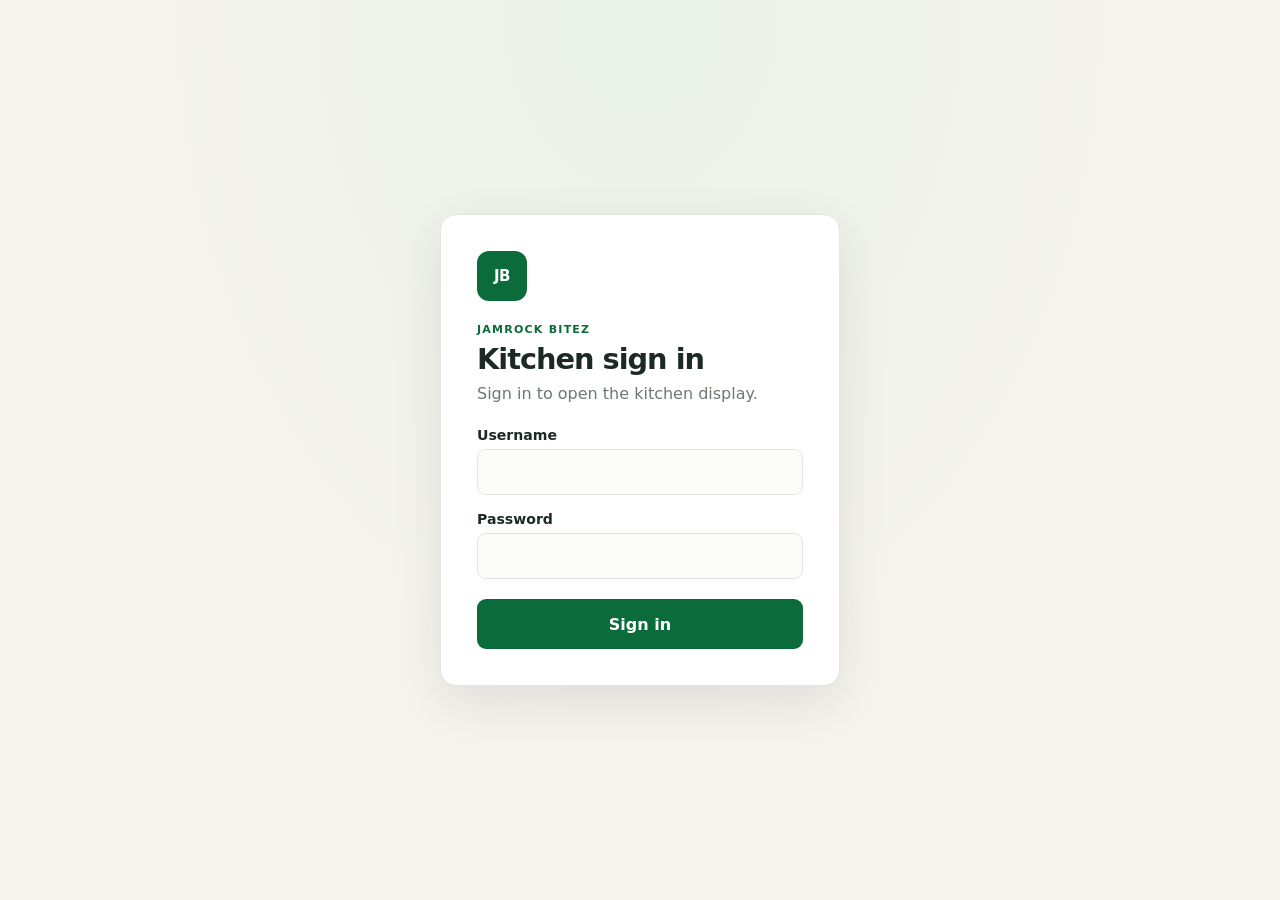
<file: kitchendisplay/kitchendisplay/web/index.html>
<!doctype html>
<html lang="en">
<head>
  <meta charset="utf-8">
  <meta name="viewport" content="width=device-width, initial-scale=1">
  <title>Jamrock Bitez | Kitchen Display</title>
  <link rel="stylesheet" href="kitchen.css">
</head>
<body>
  <section id="login-view" class="login-view" aria-labelledby="login-title" hidden>
    <form id="login-form" class="login-card">
      <div class="brand-mark" aria-hidden="true">JB</div>
      <p class="eyebrow">JAMROCK BITEZ</p>
      <h1 id="login-title">Kitchen sign in</h1>
      <p class="login-intro">Sign in to open the kitchen display.</p>
      <label for="username">Username</label>
      <input id="username" name="username" type="text" autocomplete="username" required>
      <label for="password">Password</label>
      <input id="password" name="password" type="password" autocomplete="current-password" required>
      <p id="login-error" class="login-error" role="alert" aria-live="polite" hidden></p>
      <button id="sign-in" class="button button-primary login-submit" type="submit">Sign in</button>
    </form>
  </section>

  <div id="app-view" class="app-shell" hidden>
    <header class="topbar">
      <div class="brand">
        <div class="brand-mark" aria-hidden="true">JB</div>
        <div>
          <div class="brand-name">Jamrock Bitez</div>
          <div class="brand-subtitle">Kitchen Display</div>
        </div>
      </div>
      <div class="topbar-tools">
        <span id="connection" class="live-indicator is-offline" role="status"><span></span><b id="connection-text">Connecting</b></span>
        <span id="kitchen-name" class="kitchen-name"></span>
        <button id="logout" class="button button-quiet" type="button">Logout</button>
      </div>
    </header>

    <div id="error-banner" class="error-banner" role="alert" aria-live="polite" hidden>
      <span id="message"></span>
      <button id="dismiss-error" class="dismiss-error" type="button" aria-label="Dismiss error">×</button>
    </div>

    <main class="board">
      <section class="column column-confirmed" aria-labelledby="col-confirmed">
        <header class="column-head">
          <h2 id="col-confirmed">New orders</h2>
          <span id="count-confirmed" class="count-badge">0</span>
        </header>
        <div id="list-confirmed" class="ticket-list" aria-live="polite"></div>
        <p id="empty-confirmed" class="column-empty">No new orders.</p>
      </section>

      <section class="column column-making" aria-labelledby="col-making">
        <header class="column-head">
          <h2 id="col-making">Making</h2>
          <span id="count-making" class="count-badge">0</span>
        </header>
        <div id="list-making" class="ticket-list" aria-live="polite"></div>
        <p id="empty-making" class="column-empty">Nothing being made.</p>
      </section>

      <section class="column column-ready" aria-labelledby="col-ready">
        <header class="column-head">
          <h2 id="col-ready">Ready</h2>
          <span id="count-ready" class="count-badge">0</span>
        </header>
        <div id="list-ready" class="ticket-list" aria-live="polite"></div>
        <p id="empty-ready" class="column-empty">No orders ready.</p>
      </section>
    </main>
  </div>

  <script src="kitchen.js"></script>
</body>
</html>
</file>
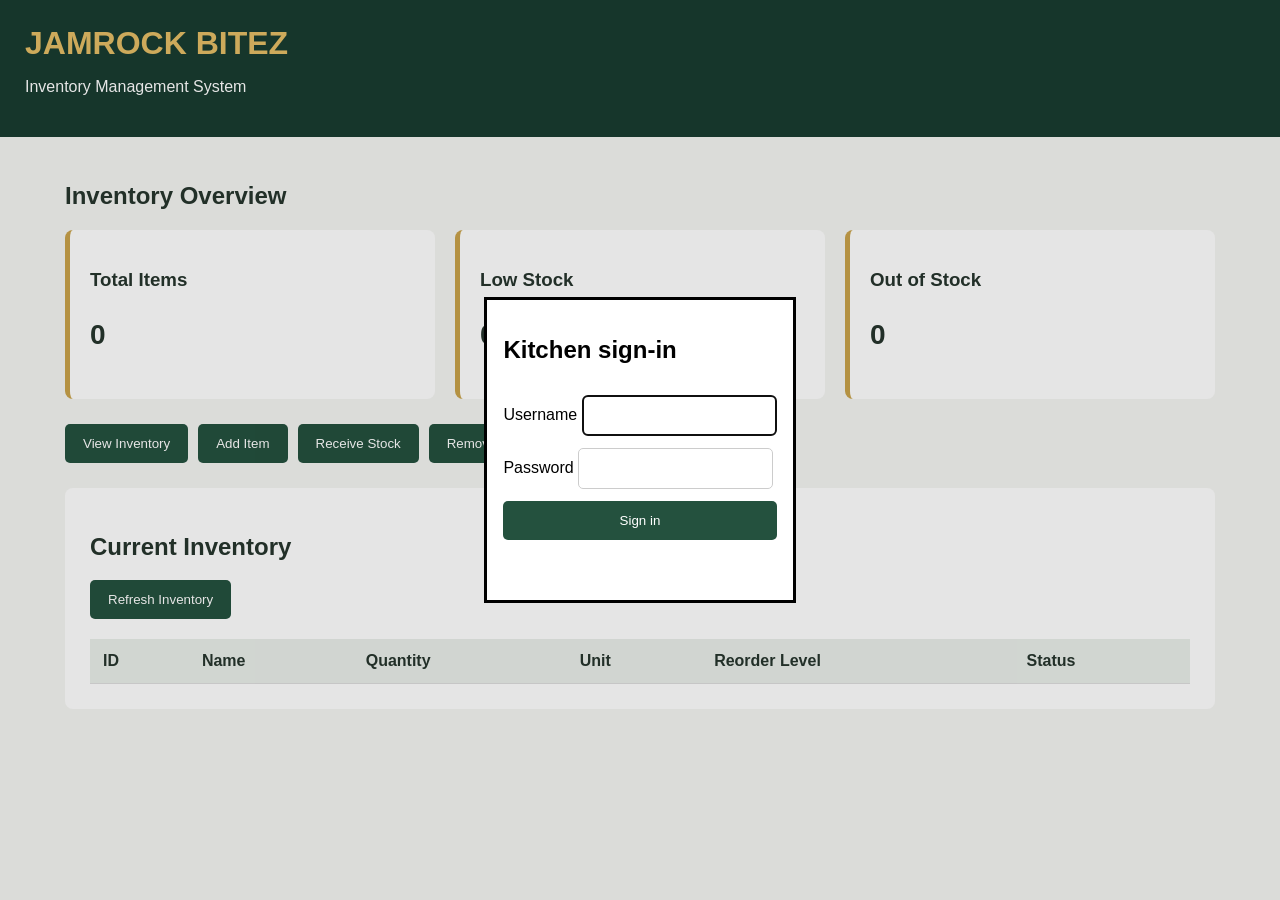
<file: InventoryScreen/inventory.html>
<!DOCTYPE html>
<html lang="en">
<head>
    <meta charset="UTF-8">
    <meta name="viewport" content="width=device-width, initial-scale=1.0">

    <title>Jamrock Bitez - Inventory</title>

    <link rel="stylesheet" href="inventory.css">

    <script src="api.js" defer></script>
    <script src="inventory.js" defer></script>
    
</head>

<body>
<dialog id="kitchenLogin">
    <form id="kitchenLoginForm">
        <h2>Kitchen sign-in</h2>
        <label>Username <input name="username" autocomplete="username" required></label>
        <label>Password <input name="password" type="password" autocomplete="current-password" required></label>
        <button type="submit">Sign in</button>
        <p id="kitchenLoginError" role="alert"></p>
    </form>
</dialog>

<header>
    <h1>JAMROCK BITEZ</h1>
    <p>Inventory Management System</p>
</header>

<main>

    <h2>Inventory Overview</h2>

    <div class="dashboard">

        <div class="card">
            <h3>Total Items</h3>
            <p id="totalItems">0</p>
        </div>

        <div class="card">
            <h3>Low Stock</h3>
            <p id="lowCount">0</p>
        </div>

        <div class="card">
            <h3>Out of Stock</h3>
            <p id="outCount">0</p>
        </div>

    </div>

    <p id="inventoryMessage"></p>

    <nav>
        <button data-tab="viewTab">View Inventory</button>
        <button data-tab="addTab">Add Item</button>
        <button data-tab="receiveTab">Receive Stock</button>
        <button data-tab="removeTab">Remove Stock</button>
        <button data-tab="lowTab">Low Stock</button>
        <button data-tab="expiryTab">Expiry Tracking</button>
    </nav>


    <!-- VIEW INVENTORY -->

    <section id="viewTab" class="inventory-tab">

        <h2>Current Inventory</h2>

        <button id="refreshButton">Refresh Inventory</button>

        <table>
            <thead>
                <tr>
                    <th>ID</th>
                    <th>Name</th>
                    <th>Quantity</th>
                    <th>Unit</th>
                    <th>Reorder Level</th>
                    <th>Status</th>
                </tr>
            </thead>

            <tbody id="inventoryTable"></tbody>
        </table>

    </section>


    <!-- ADD ITEM -->

    <section id="addTab" class="inventory-tab" hidden>

        <h2>Add New Inventory Item</h2>

        <form id="addForm">

            <label>Item Name</label>
            <input id="itemName" required>

            <label>Unit</label>
            <select id="itemUnit" required>
                <option value="">Select unit</option>
                <option value="kg">Kilograms</option>
                <option value="litres">Litres</option>
                <option value="pieces">Pieces</option>
                <option value="grams">Grams</option>
                <option value="units">Units</option>
            </select>

            <label>Reorder Level</label>
            <input id="reorderLevel" type="number"
                   min="0" step="any" required>

            <button type="submit">Add Item</button>

        </form>

    </section>


    <!-- RECEIVE STOCK -->

    <section id="receiveTab" class="inventory-tab" hidden>

        <h2>Receive Stock</h2>

        <form id="receiveForm">

            <label>Inventory Item</label>
            <select id="receiveItem" required></select>

            <label>Quantity Received</label>
            <input id="receiveQuantity" type="number"
                   min="0.001" step="any" required>

            <label>Expiry Date</label>
            <input id="receiveExpiry" type="date" required>

            <button type="submit">Receive Stock</button>

        </form>

    </section>


    <!-- REMOVE STOCK -->

    <section id="removeTab" class="inventory-tab" hidden>

        <h2>Remove Stock</h2>

        <form id="removeForm">

            <label>Inventory Item</label>
            <select id="removeItem" required></select>

            <label>Quantity to Remove</label>
            <input id="removeQuantity" type="number"
                   min="0.001" step="any" required>

            <label>Reason</label>
            <input id="removeReason" required>

            <button type="submit">Remove Stock</button>

        </form>

    </section>


    <!-- LOW STOCK -->

    <section id="lowTab" class="inventory-tab" hidden>

        <h2>Low Stock Alerts</h2>

        <table>
            <thead>
                <tr>
                    <th>Item</th>
                    <th>Quantity</th>
                    <th>Reorder Level</th>
                    <th>Status</th>
                </tr>
            </thead>

            <tbody id="lowTable"></tbody>
        </table>

    </section>


    <!-- EXPIRY TRACKING -->

    <section id="expiryTab" class="inventory-tab" hidden>

        <h2>Expiry Tracking</h2>

        <table>
            <thead>
                <tr>
                    <th>Item</th>
                    <th>Quantity</th>
                    <th>Expiry Date</th>
                    <th>Days Left</th>
                    <th>Status</th>
                    <th>Edit Expiry</th>
                </tr>
            </thead>

            <tbody id="expiryTable"></tbody>
        </table>

    </section>

</main>

</body>
</html>
</file>
<file: kitchendisplay/kitchendisplay/web/kitchen.css>
:root {
  color-scheme: light;
  --green: #0b6b3a;
  --green-dark: #07542d;
  --green-soft: #e8f3ec;
  --gold: #f2b705;
  --orange: #e58b24;
  --background: #f6f4ee;
  --surface: #fff;
  --text: #1d2a24;
  --muted: #6d7871;
  --border: #e2e5e0;
  --red: #b42318;
  --red-soft: #fff0ee;
  --shadow: 0 8px 24px rgb(29 42 36 / 6%);
  font-family: system-ui, -apple-system, BlinkMacSystemFont, "Segoe UI", sans-serif;
  font-size: 16px;
  color: var(--text);
  background: var(--background);
}

* { box-sizing: border-box; }
[hidden] { display: none !important; }
body { margin: 0; min-width: 320px; min-height: 100vh; background: var(--background); }
button, input { font: inherit; }
button { color: inherit; }
button:focus-visible, input:focus-visible { outline: 3px solid #e3a900; outline-offset: 2px; }
h1, h2, p { margin-top: 0; }
h1, h2 { margin-bottom: 0; letter-spacing: -.035em; }

.app-shell { display: flex; min-height: 100vh; flex-direction: column; }
.topbar {
  display: flex;
  min-height: 76px;
  align-items: center;
  justify-content: space-between;
  gap: 24px;
  padding: 12px 32px;
  border-bottom: 1px solid var(--border);
  background: var(--surface);
}
.brand, .topbar-tools { display: flex; align-items: center; }
.brand { gap: 12px; }
.topbar-tools { gap: 16px; }
.brand-mark {
  display: grid;
  width: 42px;
  height: 42px;
  flex: 0 0 auto;
  place-items: center;
  border-radius: 12px;
  background: var(--green);
  color: #fff;
  font-size: 15px;
  font-weight: 800;
  letter-spacing: -.04em;
}
.brand-name { font-size: 1.05rem; font-weight: 750; line-height: 1.25; }
.brand-subtitle { margin-top: 2px; color: var(--muted); font-size: .85rem; }
.kitchen-name { font-weight: 650; }
.eyebrow { margin-bottom: 6px; color: var(--green); font-size: .69rem; font-weight: 750; letter-spacing: .11em; }

.live-indicator { display: inline-flex; align-items: center; gap: 7px; color: var(--muted); font-size: .8rem; white-space: nowrap; }
.live-indicator > span { width: 8px; height: 8px; border-radius: 50%; background: #35a66b; box-shadow: 0 0 0 3px #e6f4eb; }
.live-indicator.is-offline > span { background: var(--orange); box-shadow: 0 0 0 3px #fdeed9; }

.button { min-height: 44px; padding: 10px 16px; border: 1px solid transparent; border-radius: 9px; cursor: pointer; font-weight: 700; transition: background .15s ease, transform .15s ease; }
.button:active:not(:disabled) { transform: translateY(1px); }
.button:disabled { cursor: not-allowed; opacity: .55; }
.button-primary { background: var(--green); color: #fff; }
.button-primary:hover:not(:disabled) { background: var(--green-dark); }
.button-quiet { border-color: var(--border); background: #fff; }
.button-quiet:hover { background: #f4f6f3; }

.error-banner {
  display: flex;
  align-items: flex-start;
  justify-content: space-between;
  gap: 12px;
  margin: 16px 24px 0;
  padding: 12px 14px;
  border: 1px solid #f1c1bb;
  border-radius: 9px;
  background: var(--red-soft);
  color: var(--red);
}
.dismiss-error { border: 0; background: transparent; color: inherit; cursor: pointer; font-size: 1.25rem; line-height: 1; }

.board {
  display: grid;
  width: 100%;
  max-width: 1760px;
  flex: 1;
  grid-template-columns: repeat(3, minmax(0, 1fr));
  gap: 16px;
  align-items: start;
  margin: 0 auto;
  padding: 24px;
}
.column { min-width: 0; padding: 16px; border: 1px solid var(--border); border-radius: 12px; background: #efeee8; }
.column-head { display: flex; align-items: center; justify-content: space-between; gap: 12px; margin-bottom: 14px; padding: 0 4px; }
.column-head h2 { font-size: 1.25rem; }
.column-confirmed .column-head h2 { color: #805a00; }
.column-making .column-head h2 { color: #99500a; }
.column-ready .column-head h2 { color: #17653a; }
.count-badge { min-width: 32px; padding: 4px 10px; border-radius: 999px; background: #fff; color: var(--muted); font-size: .85rem; font-weight: 700; text-align: center; }
.ticket-list { display: grid; gap: 12px; }
.column-empty { margin: 8px 0 0; padding: 22px 8px; color: var(--muted); text-align: center; }

.ticket {
  padding: 16px;
  border: 1px solid var(--border);
  border-left: 8px solid var(--gold);
  border-radius: 12px;
  background: var(--surface);
  box-shadow: var(--shadow);
}
.ticket[data-status="Making"] { border-left-color: var(--orange); }
.ticket[data-status="Ready"] { border-left-color: #35a66b; }
.ticket.age-warn:not([data-status="Ready"]) { box-shadow: 0 0 0 3px #f6d58f, var(--shadow); }
.ticket.age-late:not([data-status="Ready"]) { box-shadow: 0 0 0 3px #f0a8a0, var(--shadow); }
.ticket.is-new { animation: new-ticket 1.6s ease; }
.ticket-top { display: flex; align-items: center; justify-content: space-between; gap: 10px; }
.ticket-number { font-size: 1.5rem; font-weight: 800; letter-spacing: -.03em; }
.type-badge { padding: 5px 10px; border-radius: 999px; background: #f0f2ef; color: #3f4b44; font-size: .78rem; font-weight: 750; white-space: nowrap; }
.ticket-meta { display: flex; justify-content: space-between; gap: 10px; margin: 6px 0 12px; color: var(--muted); font-size: .85rem; }
.ticket-age { font-weight: 700; }
.age-warn .ticket-age { color: #99500a; }
.age-late .ticket-age { color: var(--red); }
.ticket-items { display: grid; gap: 10px; margin: 0 0 14px; padding: 12px 0 0; border-top: 1px dashed var(--border); list-style: none; }
.ticket-item { display: grid; grid-template-columns: auto 1fr; gap: 4px 10px; align-items: baseline; }
.item-qty { font-size: 1.2rem; font-weight: 800; color: var(--green); }
.item-name { font-size: 1.2rem; font-weight: 650; line-height: 1.3; overflow-wrap: anywhere; }
.item-request {
  grid-column: 2;
  margin: 0;
  padding: 6px 10px;
  border-radius: 8px;
  background: #fff4d2;
  color: #5c4100;
  font-size: 1rem;
  font-weight: 650;
  overflow-wrap: anywhere;
}
.ticket-action { width: 100%; min-height: 56px; font-size: 1.1rem; }
.ticket-action.to-ready { background: #17653a; }
.ticket-done { margin: 0; color: #17653a; font-weight: 750; text-align: center; }

.login-view { display: grid; min-height: 100vh; place-items: center; padding: 24px; background: radial-gradient(ellipse at top, #e9f1e8, var(--background) 60%); }
.login-card { width: min(100%, 400px); padding: 36px; border: 1px solid var(--border); border-radius: 16px; background: var(--surface); box-shadow: 0 18px 50px rgb(29 42 36 / 10%); }
.login-card .brand-mark { width: 50px; height: 50px; margin-bottom: 22px; }
.login-card h1 { margin-bottom: 8px; font-size: 1.8rem; }
.login-intro { margin-bottom: 24px; color: var(--muted); }
.login-card label { display: block; margin: 16px 0 6px; font-size: .88rem; font-weight: 650; }
.login-card input { width: 100%; min-height: 46px; padding: 10px 12px; border: 1px solid var(--border); border-radius: 9px; background: #fcfcfb; }
.login-submit { width: 100%; min-height: 50px; margin-top: 20px; }
.login-error { margin: 14px 0 0; color: var(--red); font-size: .88rem; }

@keyframes new-ticket {
  0% { transform: scale(.97); background: #fff4d2; }
  100% { transform: scale(1); background: var(--surface); }
}
@media (prefers-reduced-motion: reduce) { .ticket.is-new { animation: none; } }

@media (max-width: 1000px) {
  .board { grid-template-columns: minmax(0, 1fr); padding: 14px; }
  .topbar { padding: 10px 16px; }
}
@media (max-width: 560px) {
  .kitchen-name { display: none; }
  .topbar-tools { gap: 10px; }
}
</file>
<file: InventoryScreen/inventory.css>
* {
    box-sizing: border-box;
}

body {
    margin: 0;
    font-family: Arial, sans-serif;
    background: #f4f5f2;
    color: #26352d;
}

header {
    background: #183c30;
    color: white;
    padding: 25px;
}

header h1 {
    margin: 0;
    color: #e4bd65;
}

main {
    max-width: 1200px;
    margin: auto;
    padding: 25px;
}

.dashboard {
    display: grid;
    grid-template-columns: repeat(3, 1fr);
    gap: 20px;
    margin: 20px 0;
}

.card {
    background: white;
    padding: 20px;
    border-radius: 8px;
    border-left: 5px solid #c9a34b;
}

.card p {
    font-size: 28px;
    font-weight: bold;
}

nav {
    display: flex;
    flex-wrap: wrap;
    gap: 10px;
    margin: 25px 0;
}

button {
    background: #24513e;
    color: white;
    border: none;
    padding: 12px 18px;
    border-radius: 5px;
    cursor: pointer;
}

button:hover {
    background: #347354;
}

.inventory-tab {
    background: white;
    padding: 25px;
    border-radius: 8px;
    margin-top: 20px;
}

form {
    max-width: 500px;
    display: flex;
    flex-direction: column;
    gap: 12px;
}

input, select {
    padding: 12px;
    border: 1px solid #ccc;
    border-radius: 5px;
}

table {
    width: 100%;
    border-collapse: collapse;
    margin-top: 20px;
}

th, td {
    padding: 13px;
    border-bottom: 1px solid #ddd;
    text-align: left;
}

th {
    background: #e9eee9;
}

.good {
    color: green;
}

.warning {
    color: #b7791f;
}

.danger {
    color: red;
}

#inventoryMessage {
    font-weight: bold;
    margin: 15px 0;
}

[hidden] {
    display: none !important;
}

@media (max-width: 650px) {
    .dashboard {
        grid-template-columns: 1fr;
    }

    main {
        padding: 12px;
    }

    table {
        font-size: 12px;
    }

    .inventory-tab {
        overflow-x: auto;
    }
}
</file>
